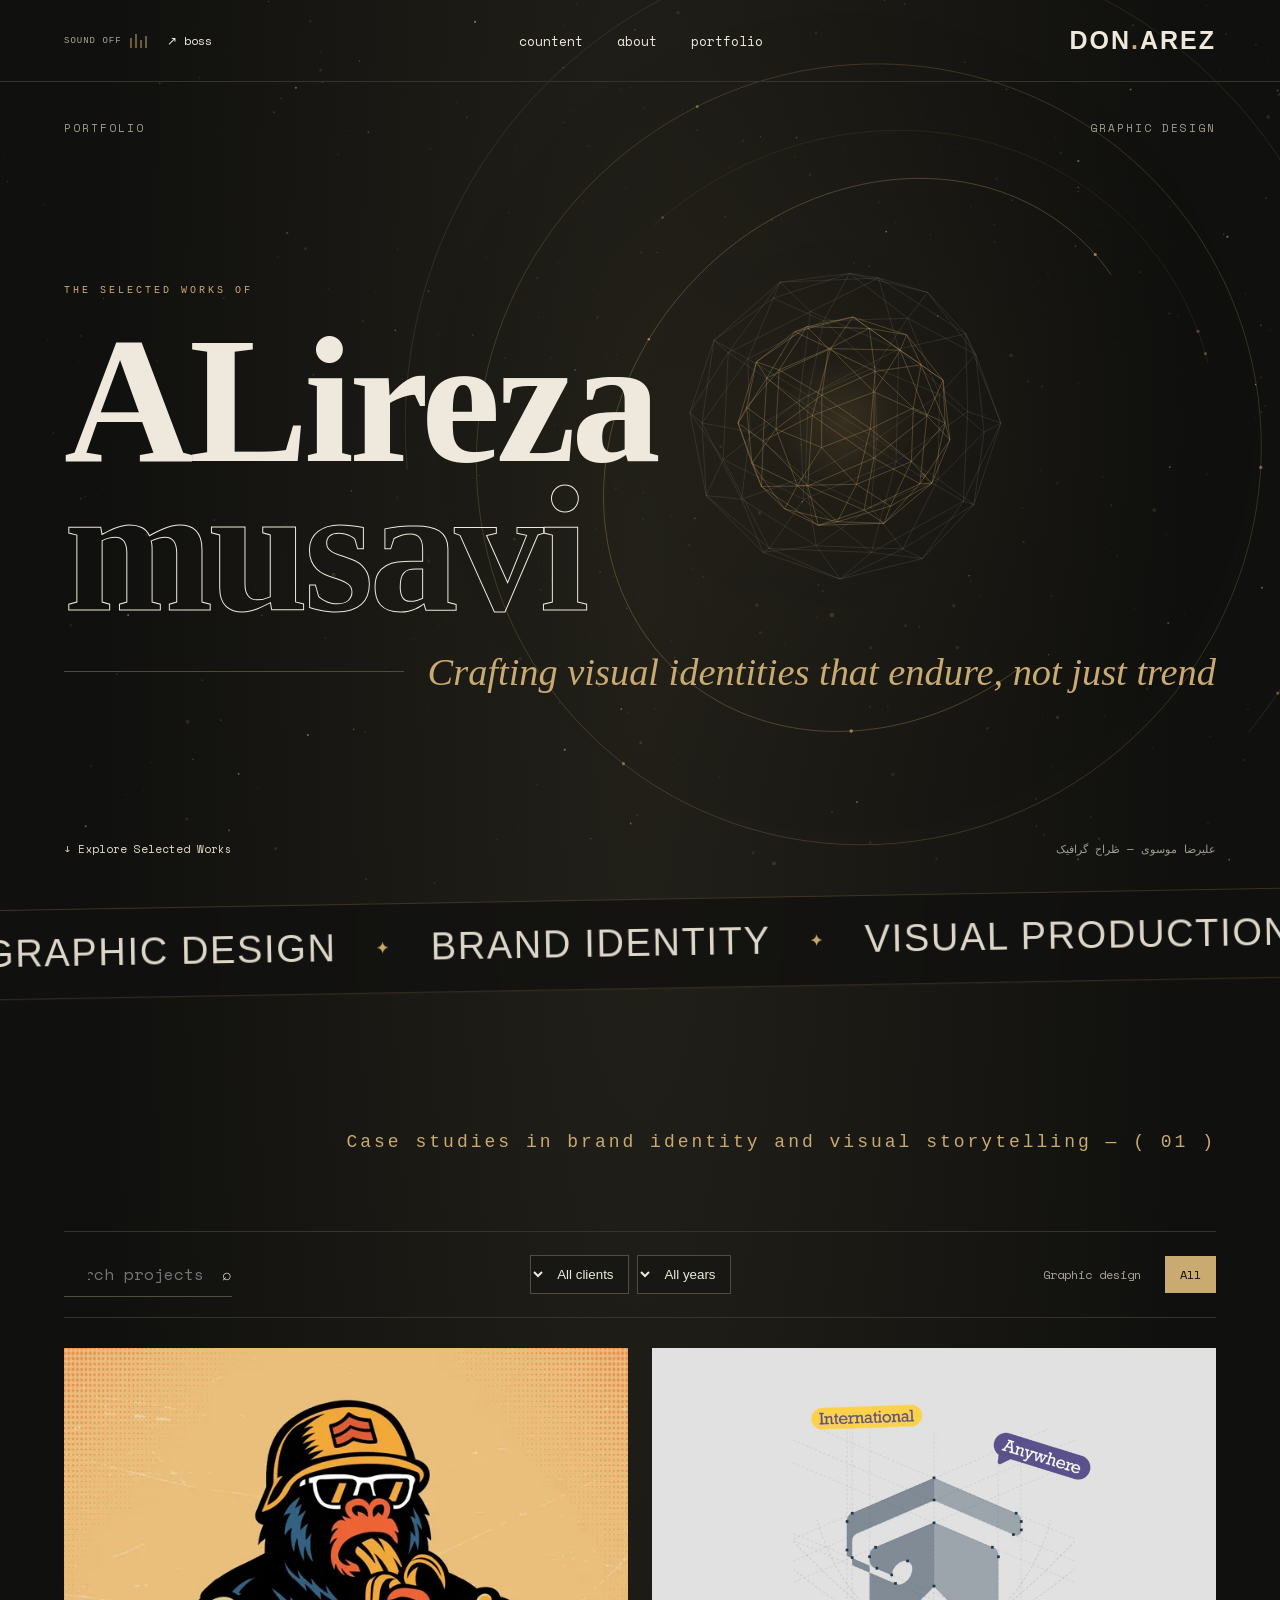
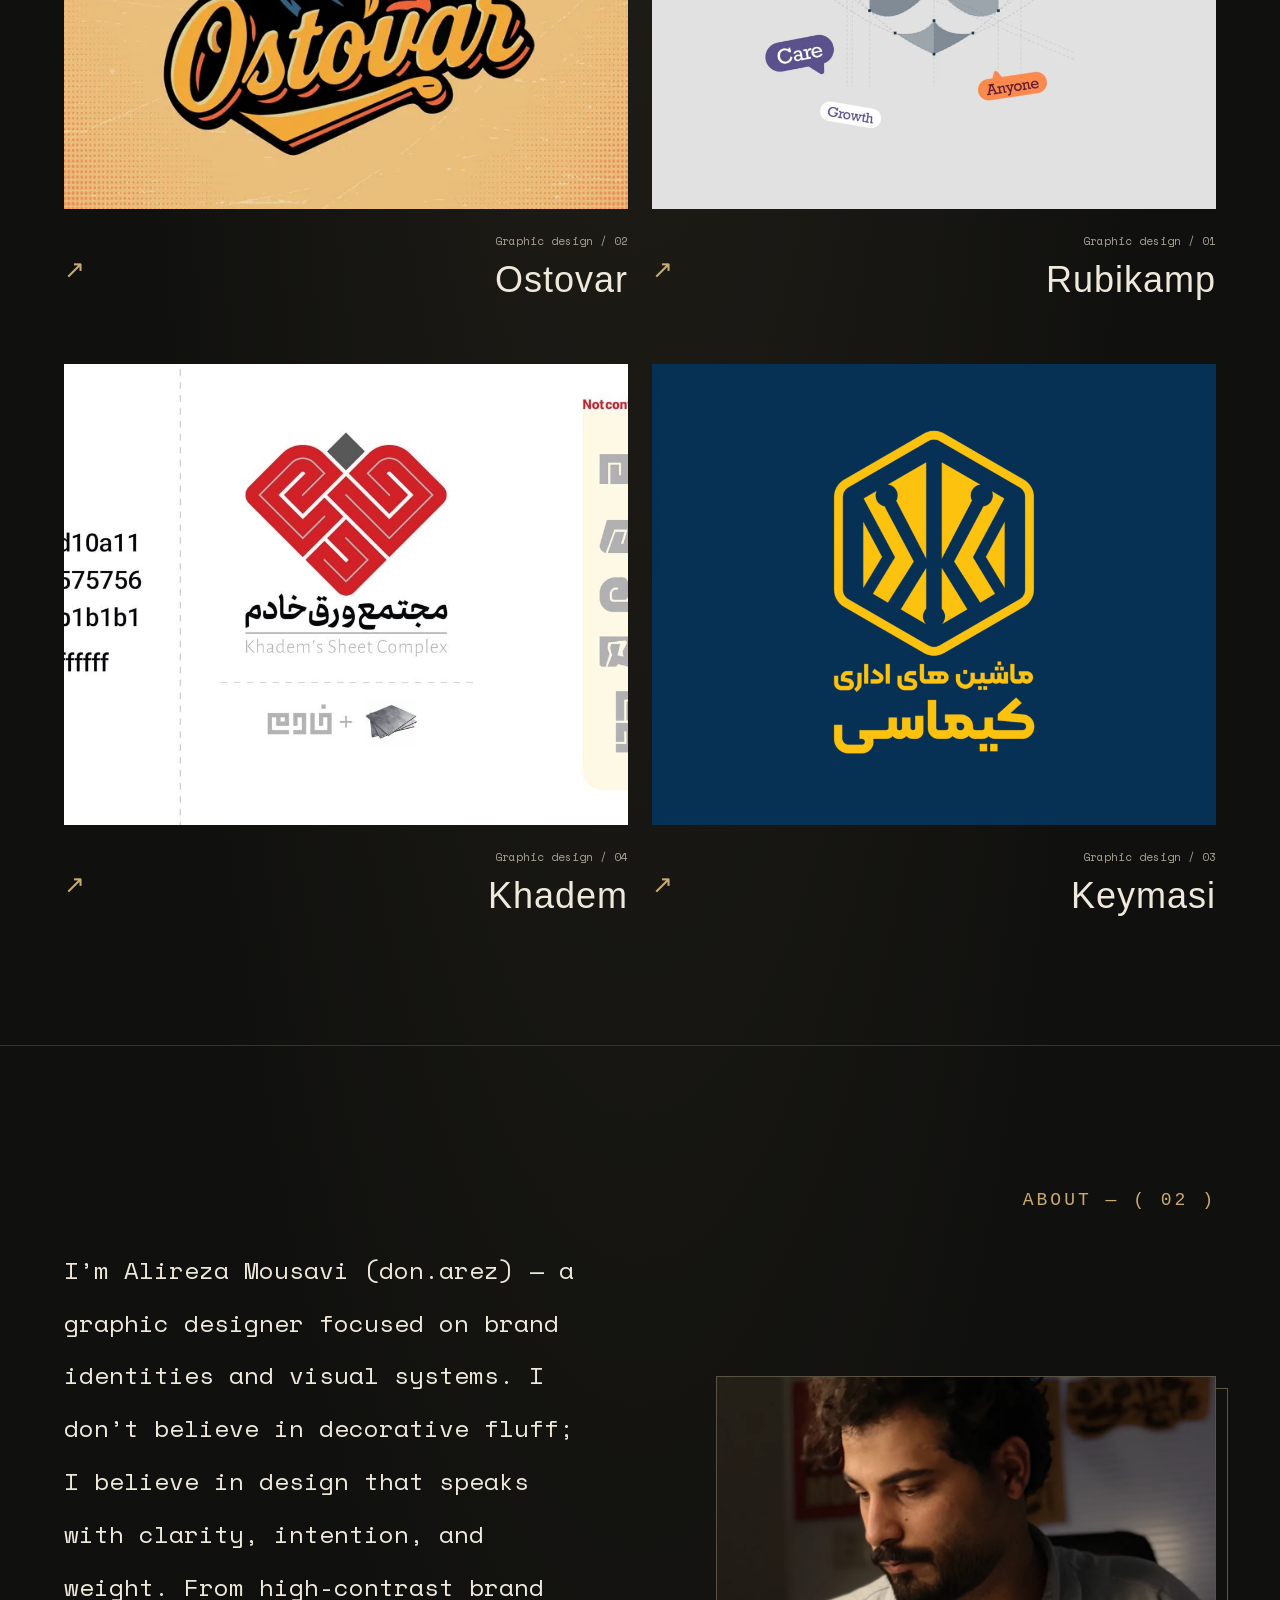
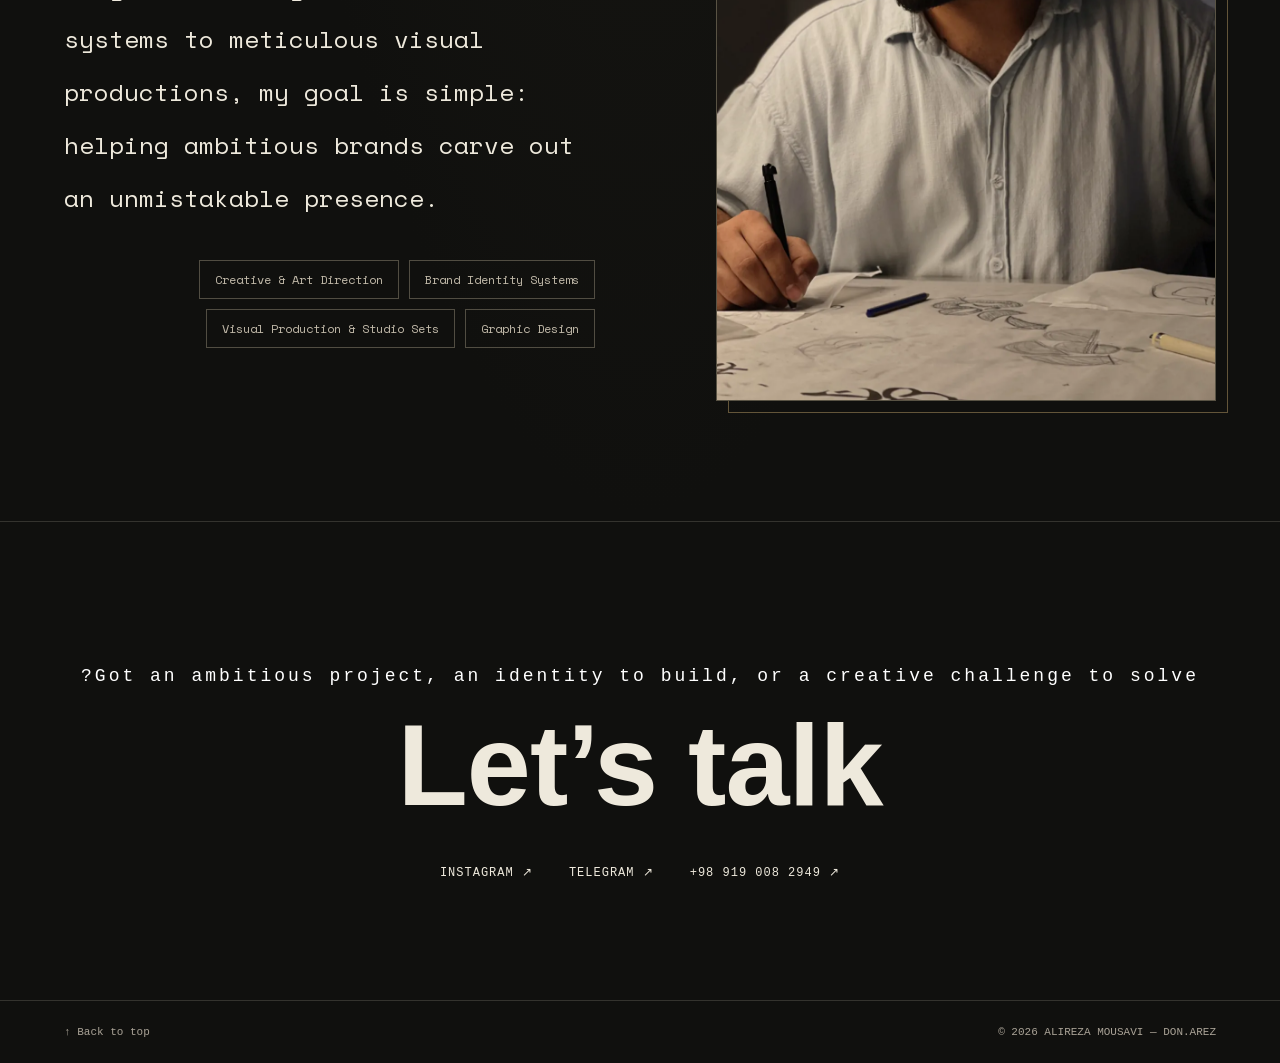
<file: index.html>
<!doctype html><html lang="en" dir="rtl"><head><meta charset="utf-8"><link rel="preconnect" href="https://xegufvibzrkxfuqihhau.supabase.co" crossorigin><link rel="modulepreload" href="config.js"><link rel="modulepreload" href="app.js?v=5"><link rel="modulepreload" href="remote-app.js?v=7"><script type="module">import {SUPABASE_URL,SUPABASE_PUBLISHABLE_KEY} from "./config.js";const controller=new AbortController(),timer=setTimeout(()=>controller.abort(),5000);window.DONAREZ_SETTINGS_REQUEST=fetch(`${SUPABASE_URL}/rest/v1/donarez_settings?select=content&id=eq.main`,{headers:{apikey:SUPABASE_PUBLISHABLE_KEY,Authorization:`Bearer ${SUPABASE_PUBLISHABLE_KEY}`},signal:controller.signal,cache:"no-store"}).then(r=>{if(!r.ok)throw Error("Settings unavailable");return r.json()}).catch(()=>null).finally(()=>clearTimeout(timer));</script><style>html{background:#10100e}html:not([data-visual-ready]) body{visibility:hidden}</style><script>setTimeout(function(){if(!document.documentElement.dataset.visualReady)document.documentElement.dataset.visualReady="timeout"},5000)</script><noscript><style>body{visibility:visible!important}</style></noscript><meta name="viewport" content="width=device-width,initial-scale=1"><meta name="theme-color" content="#10100e"><meta name="description" content="Portfolio of Alireza Mousavi, graphic designer and art director known as don.arez."><title>Alireza Mousavi | DON.AREZ</title><link rel="stylesheet" href="style.css?v=6"></head><body data-visual-id="page-background" data-visual-label="پس‌زمینه کل صفحه" data-visual-style-only><header class="header" data-visual-id="header" data-visual-label="پس‌زمینه سربرگ" data-visual-style-only><a class="logo" data-visual-id="logo" data-visual-label="نام برند" href="#top" dir="ltr">DON<span>.</span>AREZ</a><nav aria-label="Main navigation"><a href="#works" data-visual-id="nav-works" data-visual-label="منوی نمونه‌کارها">Portfolio</a><a href="#about" data-visual-id="nav-about" data-visual-label="منوی درباره من">About</a><a href="#contact" data-visual-id="nav-contact" data-visual-label="منوی ارتباط">Contact</a></nav><div class="header-actions"><a class="admin-link" data-visual-id="nav-admin" data-visual-label="متن لینک مدیریت" href="admin.html">Admin ↗</a><button id="sound-toggle" type="button" aria-pressed="false" aria-label="Turn on ambient sound"><span class="sound-bars" aria-hidden="true"><i></i><i></i><i></i><i></i></span><span class="sound-label">SOUND OFF</span></button></div></header><main id="top"><section class="hero" data-visual-id="hero-background" data-visual-label="پس‌زمینه بخش نخست" data-visual-style-only><div class="hero-top"><span data-visual-id="hero-top-right" data-visual-label="متن بالای صفحه">GRAPHIC DESIGN · ART DIRECTION</span><span data-visual-id="hero-top-left" data-visual-label="شماره پورتفولیو">PORTFOLIO / 01</span></div><div dir="ltr"><p class="eyebrow" data-visual-id="hero-eyebrow" data-visual-label="عنوان کوچک معرفی">THE SELECTED WORKS OF</p><h1><strong data-visual-id="hero-first-name" data-visual-label="نام بزرگ">ALIREZA</strong><br><span data-visual-id="hero-last-name" data-visual-label="نام خانوادگی بزرگ">MOUSAVI</span></h1><div class="hero-line"><i></i><em data-visual-id="hero-tagline" data-visual-label="شعار معرفی">Visual stories, made to last.</em></div></div><div class="hero-bottom"><p lang="fa" dir="rtl" data-visual-id="hero-job" data-visual-label="عنوان شغلی">علیرضا موسوی — طراح گرافیک</p><a href="#works" data-visual-id="hero-cta" data-visual-label="دکمه کاوش پروژه‌ها">Explore projects ↓</a></div></section><div class="ticker" dir="ltr" data-visual-id="ticker-background" data-visual-label="پس‌زمینه نوار متحرک" data-visual-style-only>GRAPHIC DESIGN <b>✦</b> BRAND IDENTITY <b>✦</b> VISUAL PRODUCTION <b>✦</b> ART DIRECTION <b>✦</b> GRAPHIC DESIGN</div><section id="works" class="section" data-visual-id="works-background" data-visual-label="پس‌زمینه نمونه‌کارها" data-visual-style-only><div class="section-head"><div><p class="eyebrow" data-visual-id="works-eyebrow" data-visual-label="عنوان کوچک نمونه‌کارها">( 01 ) — SELECTED WORKS</p><h2><strong data-visual-id="works-title" data-visual-label="عنوان آرشیو">Selected</strong> <em data-visual-id="works-title-accent" data-visual-label="عنوان رنگی آرشیو">works</em></h2></div><p class="muted" data-visual-id="works-description" data-visual-label="توضیح نمونه‌کارها">A selection of ideas, identities, and images brought to life.</p></div><div class="toolbar"><div id="filters" class="filters" aria-label="Project categories"></div><div class="extra-filters"><select id="filter-year" aria-label="Filter by year"><option value="">All years</option></select><select id="filter-client" aria-label="Filter by client"><option value="">All clients</option></select></div><label class="search"><span>⌕</span><input id="search" type="search" placeholder="Search projects..." aria-label="Search projects"></label></div><div id="projects" class="project-grid"></div><p id="empty" class="empty" hidden>No projects found.</p></section><section id="about" class="section about" data-visual-id="about-background" data-visual-label="پس‌زمینه درباره من" data-visual-style-only><div class="about-intro"><p class="eyebrow" data-visual-id="about-eyebrow" data-visual-label="عنوان کوچک درباره من">( 02 ) — ABOUT</p><h2><strong data-visual-id="about-title" data-visual-label="عنوان درباره من">Bringing ideas</strong><br><em data-visual-id="about-title-accent" data-visual-label="عنوان رنگی درباره من">to life.</em></h2><figure class="about-portrait" data-visual-id="about-portrait" data-visual-label="تصویر معرفی" data-visual-style-only><img src="images/about/alireza-mousavi-1100.webp" alt="Alireza Mousavi working on a design" loading="lazy" decoding="async"></figure></div><div class="about-copy"><p class="about-text" data-visual-id="about-text" data-visual-label="متن درباره من">I’m Alireza Mousavi, a graphic designer and art director known as <span dir="ltr">don.arez</span>. I create visual identities, bring ideas to life, and build lasting experiences.</p><div class="services"><span data-visual-id="service-0" data-visual-label="خدمت ۱">Brand identity</span><span data-visual-id="service-1" data-visual-label="خدمت ۲">Graphic design</span><span data-visual-id="service-2" data-visual-label="خدمت ۳">Photography and content production</span><span data-visual-id="service-3" data-visual-label="خدمت ۴">Art direction</span></div></div></section><section id="contact" class="section contact" data-visual-id="contact-background" data-visual-label="پس‌زمینه تماس" data-visual-style-only><p class="eyebrow" data-visual-id="contact-eyebrow" data-visual-label="عنوان کوچک تماس">( 03 ) — LET’S WORK TOGETHER</p><h2 dir="ltr"><strong data-visual-id="contact-title" data-visual-label="عنوان تماس">LET’S CREATE</strong><br><em data-visual-id="contact-title-accent" data-visual-label="عنوان رنگی تماس">SOMETHING ICONIC ↗</em></h2><p data-visual-id="contact-text" data-visual-label="متن تماس">Have an idea in mind? I’d love to hear about it.</p><div class="contact-links" dir="ltr"><a data-visual-id="social-instagram" data-visual-label="متن اینستاگرام" href="https://instagram.com/don.arez" target="_blank" rel="noopener noreferrer">INSTAGRAM ↗</a><a data-visual-id="social-telegram" data-visual-label="متن تلگرام" href="https://t.me/Don_arez" target="_blank" rel="noopener noreferrer">TELEGRAM ↗</a><a data-visual-id="social-phone" data-visual-label="متن شماره تماس" href="tel:+989190082949">+98 919 008 2949 ↗</a></div></section></main><footer data-visual-id="footer-background" data-visual-label="پس‌زمینه پانوشت" data-visual-style-only><span dir="ltr">© <span id="year"></span> <span data-visual-id="footer-credit" data-visual-label="متن پانوشت">ALIREZA MOUSAVI — DON.AREZ</span></span><a href="#top" data-visual-id="footer-top" data-visual-label="بازگشت به بالا">Back to top ↑</a></footer><dialog id="detail" class="detail"><button class="close" aria-label="Close">×</button><div id="detail-content"></div></dialog><script src="visual-content.js?v=2"></script><script src="background.js?v=2"></script><script src="ticker.js?v=2"></script><script src="sound.js?v=3"></script><script src="data.js?v=2"></script><script src="site-snapshot.js?v=1"></script><script>window.DonarezVisual.apply(window.DONAREZ_SNAPSHOT.settings.visualEditor||{})</script><script type="module" src="remote-app.js?v=7"></script></body></html>
</file>
<file: style.css>
@font-face{font-family:Vazir;font-display:swap;src:url('_next/static/media/dc0d9adbac686440-s.p.3b382e45.woff2')}*{box-sizing:border-box}html{scroll-behavior:smooth}body{margin:0;background:#10100e;color:#eee9dc;font-family:Vazir,Tahoma,sans-serif}a{color:inherit;text-decoration:none}button,input,textarea{font:inherit}button,.button{cursor:pointer}button:focus-visible,a:focus-visible,input:focus-visible,textarea:focus-visible{outline:2px solid var(--accent,#c9aa70);outline-offset:4px}.header{height:82px;display:flex;align-items:center;justify-content:space-between;padding:0 5%;border-bottom:1px solid #34332e;position:relative;z-index:2}.logo{font:bold 25px Impact,Arial,sans-serif;letter-spacing:2px}.logo span,em,.eyebrow{color:var(--accent,#c9aa70)}.header nav{display:flex;gap:34px;font-size:13px}.header nav a:hover,.admin-link:hover{color:var(--accent,#c9aa70)}.admin-link{font-size:12px}.hero{min-height:calc(100svh - 82px);padding:38px 5% 32px;display:flex;flex-direction:column;justify-content:space-between}.hero-top,.hero-bottom{display:flex;justify-content:space-between;gap:20px;font-size:11px;letter-spacing:2px;color:#a49e90}.hero-bottom{letter-spacing:0;align-items:center}.hero-bottom a{color:#e8dfcb}.eyebrow{font:10px/1.8 monospace;letter-spacing:3px}.hero h1{font:900 clamp(4.2rem,14vw,13rem)/.82 Impact,'Arial Narrow',sans-serif;letter-spacing:-.025em;margin:26px 0}.hero h1 span{color:transparent;-webkit-text-stroke:1px #eee9dc}.hero-line{display:flex;align-items:center;gap:24px}.hero-line i{height:1px;background:#4d493f;flex:1}.hero-line em{font:italic clamp(20px,3vw,42px) Georgia,serif}.ticker{overflow:hidden;white-space:nowrap;border-block:1px solid #34332e;padding:22px 0;color:#b6b0a2;font:25px Impact,sans-serif;letter-spacing:2px}.ticker b{color:var(--accent,#c9aa70);padding:0 25px}.section{padding:120px 5%}.section-head{display:flex;justify-content:space-between;align-items:end;gap:30px}.section h2,.admin-title{font-size:clamp(36px,6vw,80px);line-height:1.35;margin:15px 0}.section h2 em,.admin-title em{font-style:normal}.muted{color:#aaa397;line-height:2;max-width:420px;font-size:14px}.toolbar{margin:55px 0 30px;border-block:1px solid #34332e;padding:20px 0;display:flex;gap:20px;justify-content:space-between;align-items:center}.filters{display:flex;gap:9px;flex-wrap:wrap}.filter,button,.button{background:transparent;color:#eee9dc;border:1px solid #514d42;padding:10px 15px}.filter{border:0;color:#aaa397;font-size:12px}.filter.active,.filter:hover{background:var(--accent,#c9aa70);color:#10100e}.search{display:flex;gap:8px;border-bottom:1px solid #514d42;align-items:center}.search input{border:0;background:none;color:#eee9dc;padding:10px;width:150px}.project-grid{display:grid;grid-template-columns:repeat(2,minmax(0,1fr));gap:55px 24px}.project{padding:0;border:0;text-align:right;min-width:0}.project-image{height:clamp(240px,36vw,520px);overflow:hidden;background:#25241f;position:relative}.project-image img{width:100%;height:100%;object-fit:cover;transition:transform .6s}.project:hover img{transform:scale(1.04)}.project-image span{position:absolute;bottom:18px;left:18px;background:var(--accent,#c9aa70);color:#111;padding:10px 14px;font-size:12px;opacity:0;transition:opacity .3s}.project:hover .project-image span{opacity:1}.project-meta{display:flex;justify-content:space-between;align-items:center;padding-top:18px}.project-meta small{color:#aaa397;font-size:11px}.project-meta h3{font:36px Impact,Arial,sans-serif;letter-spacing:1px;margin:8px 0;text-align:right}.project-meta>span{font-size:25px;color:var(--accent,#c9aa70)}.empty{text-align:center;padding:60px;color:#aaa397}.about{display:grid;grid-template-columns:1fr 1fr;gap:10%;border-top:1px solid #34332e}.about-text{font-size:clamp(17px,2vw,24px);line-height:2.2}.services{display:flex;flex-wrap:wrap;gap:10px;margin-top:35px}.services span{border:1px solid #514d42;padding:10px 15px;font-size:12px;color:#c1b9a9}.contact{border-top:1px solid #34332e;text-align:center}.contact h2{font:clamp(48px,9vw,130px)/.95 Impact,Arial,sans-serif;letter-spacing:-1px}.contact h2 em{font:italic .48em Georgia,serif;letter-spacing:0}.contact p:not(.eyebrow){color:#aaa397;margin:45px 0}.contact-links{display:flex;justify-content:center;gap:36px;flex-wrap:wrap;font:12px monospace;letter-spacing:1px}.contact-links a:hover{color:var(--accent,#c9aa70)}footer{border-top:1px solid #34332e;padding:25px 5%;display:flex;justify-content:space-between;gap:20px;color:#aaa397;font:11px monospace}dialog{background:#171713;color:#eee9dc;border:1px solid #514d42;max-height:90vh}dialog::backdrop{background:#000c}.detail{width:min(1000px,94vw);padding:45px}.detail h2{font:clamp(48px,8vw,100px) Impact,sans-serif;margin:20px 0}.detail p{line-height:2;color:#c9c2b5}.close{position:sticky;top:0;float:left;font-size:30px;line-height:1;z-index:1;background:#171713}.gallery{display:grid;gap:15px;margin-top:40px}.gallery img{display:block;width:100%;height:auto}.admin-wrap{max-width:1100px;margin:auto;padding:70px 5%}.admin-title{margin-bottom:0}.admin-actions{display:flex;gap:10px;flex-wrap:wrap;margin:40px 0}.primary{background:var(--accent,#c9aa70);color:#10100e;border-color:var(--accent,#c9aa70)}.admin-list{border-top:1px solid #34332e}.admin-row{display:flex;align-items:center;gap:20px;border-bottom:1px solid #34332e;padding:16px 0}.admin-row img{width:100px;height:75px;object-fit:cover}.admin-row h3{margin:0}.admin-row p,.hint{font-size:12px;color:#aaa397}.row-actions{margin-right:auto;display:flex;gap:8px}.editor{width:min(650px,94vw);padding:30px}.form-head{display:flex;justify-content:space-between;align-items:center}.form-head button{font-size:24px}.editor label:not(.check){display:block;margin:18px 0 8px}.editor input:not([type=checkbox]),.editor textarea{display:block;width:100%;background:#10100e;color:#eee9dc;border:1px solid #514d42;padding:12px;margin-top:8px}.check{display:flex;gap:8px;align-items:center;font-size:13px}.editor .primary{margin-top:20px}.hint{line-height:1.8}#notice{color:var(--accent,#c9aa70);min-height:25px}@media(max-width:700px){.header{height:70px}.header nav{gap:12px;font-size:11px}.admin-link{font-size:10px}.hero{min-height:calc(90svh - 70px)}.hero h1{font-size:clamp(3.7rem,14vw,7rem)}.hero-top{font-size:8px}.section{padding:75px 5%}.section-head,.toolbar{align-items:start;flex-direction:column}.toolbar{margin-top:35px}.project-grid{grid-template-columns:1fr;gap:35px}.project-image{height:85vw}.about{grid-template-columns:1fr;gap:10px}.detail{padding:22px}.admin-row{flex-wrap:wrap}.row-actions{margin-right:auto}footer{flex-wrap:wrap}}

.ambient-canvas{position:fixed;inset:0;z-index:-1;pointer-events:none}body{isolation:isolate;background:radial-gradient(ellipse at 50% 15%,#222019 0%,#10100e 60%)}@media(prefers-reduced-motion:reduce){html{scroll-behavior:auto}.project-image img{transition:none}}
.login-card{width:min(450px,90%);margin:10vh auto;padding:40px;border:1px solid #514d42;background:#171713}.login-card .eyebrow{margin-top:45px}.login-card h1{font-size:34px}.login-card label{display:block;margin:18px 0;font-size:13px}.login-card input{display:block;width:100%;background:#10100e;color:#eee9dc;border:1px solid #514d42;padding:12px;margin-top:8px}.login-card button{width:100%;margin:12px 0 30px}.login-card>a:last-child{font-size:12px;color:#aaa397}.login-error{color:#ffad9b}.admin-top{display:flex;gap:20px;align-items:center}.admin-top form{margin:0}.admin-top button{font-size:11px;padding:7px 12px}
.header-actions{display:flex;align-items:center;gap:20px}#sound-toggle{border:0;padding:6px 0;display:flex;gap:8px;align-items:center;font:9px monospace;letter-spacing:1px;color:#aaa397;white-space:nowrap}.sound-bars{height:14px;display:flex;align-items:end;gap:3px}.sound-bars i{display:block;width:2px;height:80%;background:var(--accent,#c9aa70);opacity:.5;transform-origin:bottom}.sound-bars i:nth-child(2){height:55%}.sound-bars i:nth-child(3){height:100%}.sound-bars i:nth-child(4){height:65%}#sound-toggle[aria-pressed=true] .sound-bars i{animation:sound-wave .7s ease-in-out infinite alternate;opacity:1}#sound-toggle[aria-pressed=true] .sound-bars i:nth-child(2){animation-delay:.14s}#sound-toggle[aria-pressed=true] .sound-bars i:nth-child(3){animation-delay:.28s}#sound-toggle[aria-pressed=true] .sound-bars i:nth-child(4){animation-delay:.42s}@keyframes sound-wave{to{transform:scaleY(.3)}}@media(max-width:700px){.header-actions{gap:10px}#sound-toggle{font-size:8px;letter-spacing:0}.header nav{gap:8px}}
.ticker{position:relative;overflow:hidden;padding:0;transform:rotate(-1deg) scale(1.025);background:rgba(16,16,14,.74);backdrop-filter:blur(4px);border-color:rgba(201,166,107,.22)}.ticker-track{display:flex;width:max-content;direction:ltr;animation:marquee 38s linear infinite}.ticker-group{display:flex;flex:none;align-items:center;white-space:nowrap;padding:22px 0}.ticker-group span{font:clamp(23px,3vw,37px) Impact,'Arial Narrow',sans-serif;letter-spacing:.045em;color:#ddd7ca}.ticker-group b{display:inline-block;padding:0 clamp(20px,3vw,40px);color:#c9a66b;font-size:15px}.ticker:hover .ticker-track{animation-play-state:paused}@keyframes marquee{to{transform:translateX(-50%)}}@media(prefers-reduced-motion:reduce){.ticker-track{animation:none}.ticker-group{padding:20px 0}}
.settings-panel{margin-top:70px;border-top:1px solid #34332e;padding-top:30px}.settings-panel form{max-width:700px;display:grid;gap:18px}.settings-panel label{display:grid;gap:8px}.settings-panel input:not([type=color]),.settings-panel textarea{background:#10100e;color:#eee9dc;border:1px solid #514d42;padding:12px;width:100%}.settings-panel input[type=color]{width:70px;height:40px}.settings-panel button{justify-self:start}.cover-preview{width:min(240px,100%);max-height:180px;object-fit:contain;display:block;margin-top:12px}.cover-preview[hidden]{display:none}.case-study{white-space:pre-wrap;line-height:2}.project-extra{color:#aaa397;font-size:13px;line-height:2}.project-link{display:inline-block;color:var(--accent,#c9aa70);margin:15px 0}
.extra-filters{display:flex;gap:8px}.extra-filters select{background:#171713;color:#eee9dc;border:1px solid #514d42;padding:10px;max-width:150px}
/* Keep the ambient canvas and angled ticker within the viewport. */
html,body{overflow-x:clip}

/* About portrait */
.about{align-items:center;gap:clamp(32px,7vw,120px)}.about-intro,.about-copy{min-width:0}.about-portrait{position:relative;isolation:isolate;margin:clamp(24px,3vw,40px) 0 0;max-width:500px}.about-portrait::before{content:"";position:absolute;inset:12px -12px -12px 12px;border:1px solid var(--accent,#c9aa70);opacity:.45;z-index:-1}.about-portrait img{display:block;width:100%;aspect-ratio:4/5;object-fit:cover;object-position:center 37%;border:1px solid #595344}@media(max-width:700px){.about{gap:36px}.about-portrait{margin-top:24px;max-width:480px}}

/* English biography reads naturally while the overall layout stays in place. */
.about-text{direction:ltr;text-align:left}

.donarez-extra{grid-column:1/-1;display:flex;flex-wrap:wrap;gap:20px;align-items:center;position:relative;z-index:1}.donarez-extra p{max-width:100%;white-space:pre-wrap}.donarez-extra img{display:block;width:min(360px,100%);height:auto;object-fit:contain}
</file>
